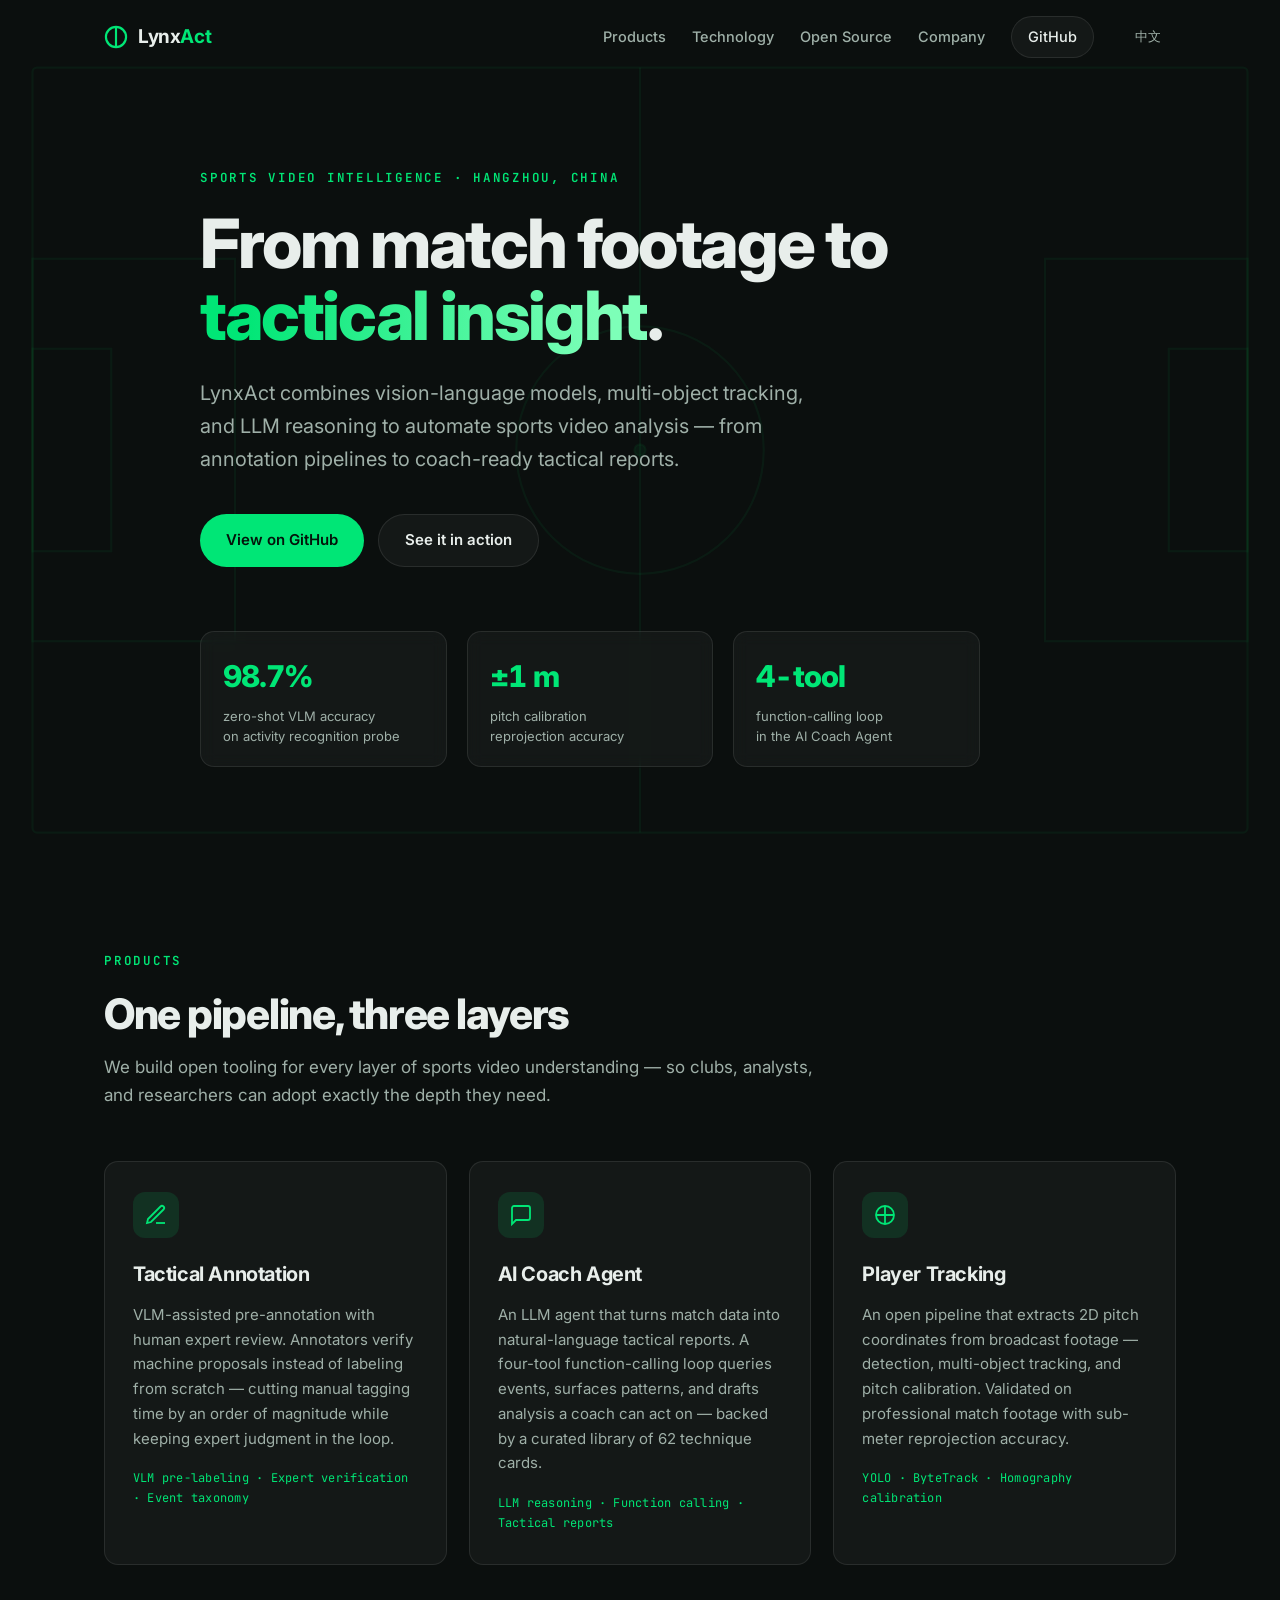
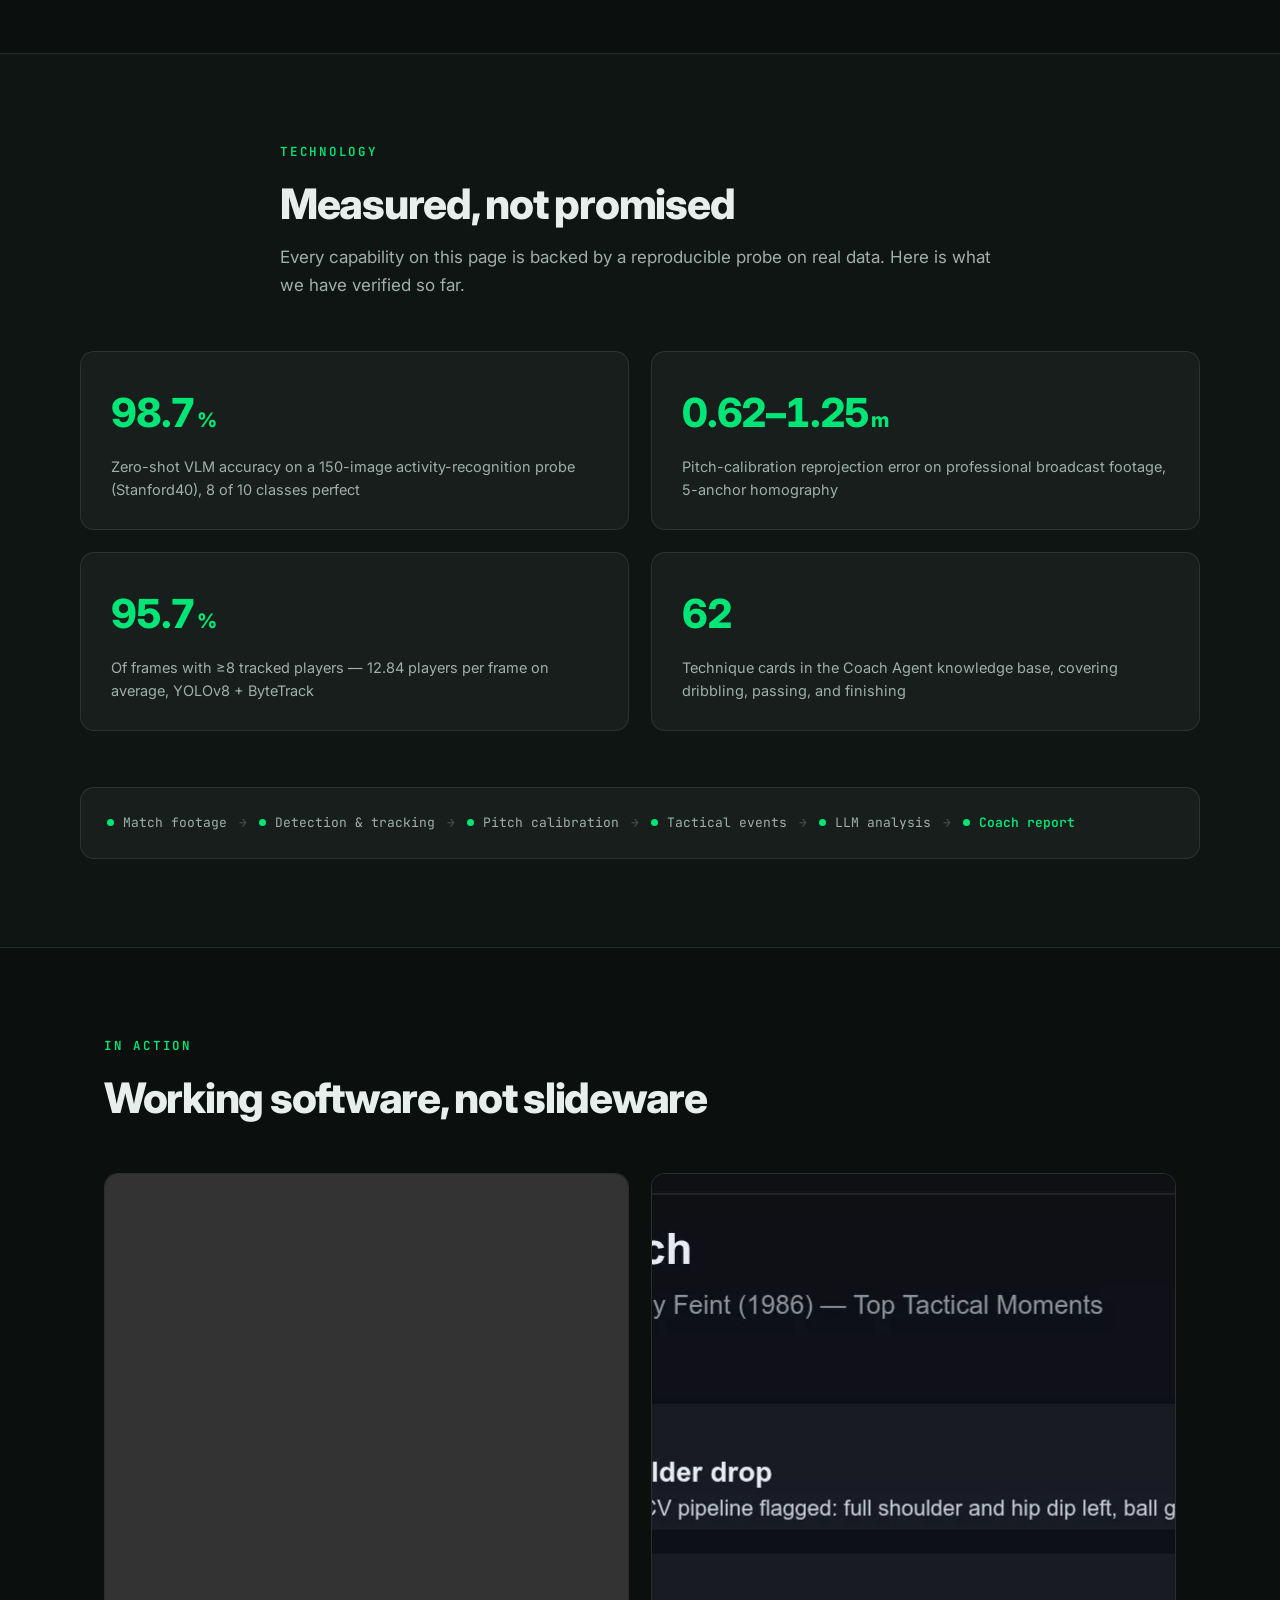
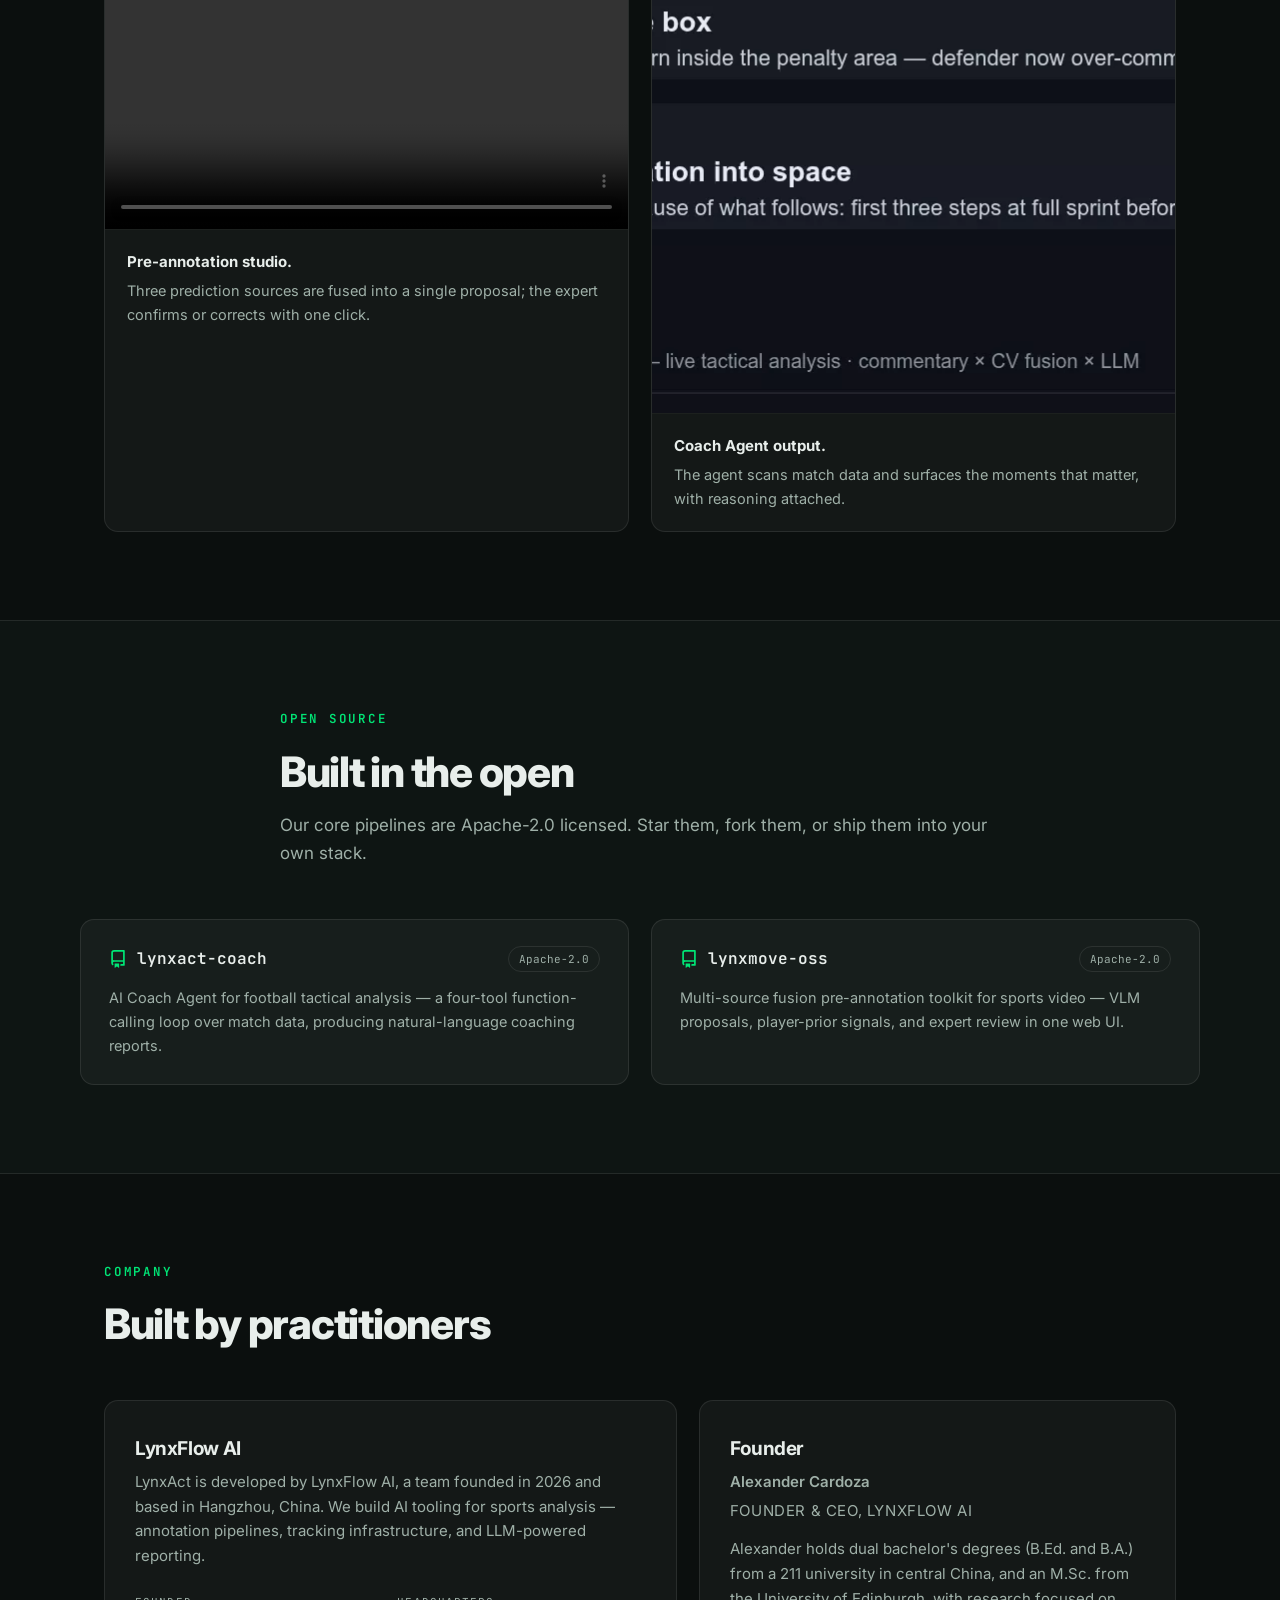
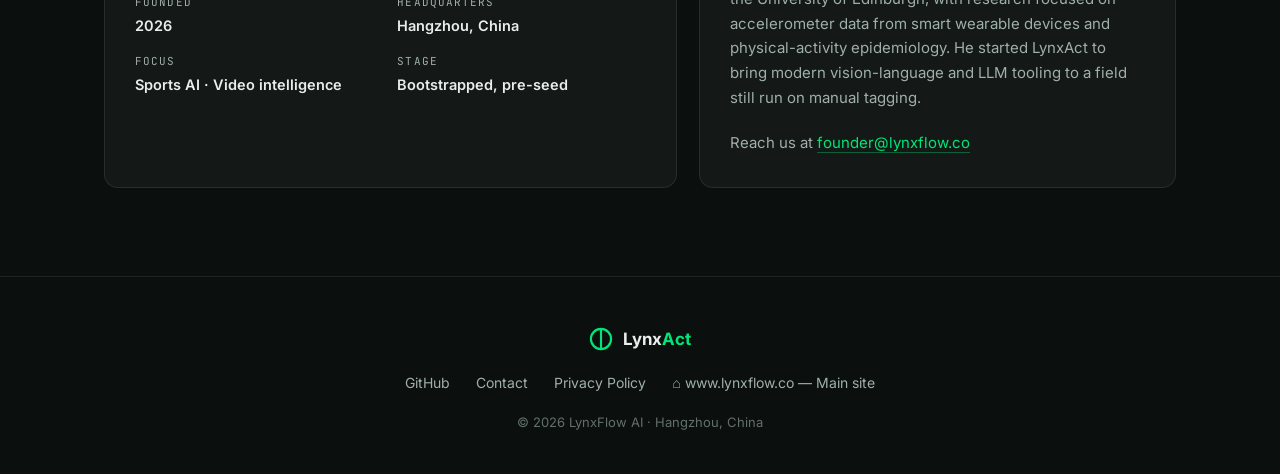
<file: index.html>
<!DOCTYPE html>
<html lang="en">
<head>
  <meta charset="UTF-8">
  <meta name="viewport" content="width=device-width, initial-scale=1.0">
  <meta name="theme-color" content="#0b0f0e">
  <meta name="color-scheme" content="dark">
  <title>LynxAct — AI-Powered Sports Video Intelligence</title>
  <meta name="description" content="LynxAct turns match footage into tactical insight. VLM-assisted annotation, player tracking, and LLM coaching reports — built by LynxFlow AI.">
  <meta property="og:title" content="LynxAct — AI-Powered Sports Video Intelligence">
  <meta property="og:description" content="From raw match footage to coach-ready tactical reports. Open-source pipelines for sports video annotation, tracking, and LLM analysis.">
  <meta property="og:type" content="website">
  <meta property="og:url" content="https://act.lynxflow.co/">
  <meta property="og:image" content="https://act.lynxflow.co/assets/lynxact-coach-top-moments-sample.png">
  <meta property="og:image:alt" content="LynxAct coach tactical report sample">
  <meta property="og:image:width" content="1200">
  <meta property="og:image:height" content="840">
  <meta name="twitter:card" content="summary_large_image">
  <link rel="canonical" href="https://act.lynxflow.co/">
  <link rel="alternate" hreflang="en" href="https://act.lynxflow.co/">
  <link rel="alternate" hreflang="zh-CN" href="https://act.lynxflow.co/zh/">
  <link rel="alternate" hreflang="x-default" href="https://act.lynxflow.co/">
  <link rel="icon" href="/favicon.svg" type="image/svg+xml">
  <link rel="preconnect" href="https://fonts.googleapis.com">
  <link rel="preconnect" href="https://fonts.gstatic.com" crossorigin>
  <link href="https://fonts.googleapis.com/css2?family=Inter:wght@400;500;600;700;800&family=JetBrains+Mono:wght@400;600&display=swap" rel="stylesheet">
  <link rel="stylesheet" href="/css/style.css">
  <script type="application/ld+json">
  {
    "@context": "https://schema.org",
    "@type": "Organization",
    "name": "LynxFlow AI",
    "url": "https://act.lynxflow.co/",
    "logo": "https://act.lynxflow.co/favicon.svg",
    "founder": {"@type": "Person", "name": "Alexander Cardoza", "jobTitle": "Founder & CEO"},
    "foundingDate": "2026",
    "address": {"@type": "PostalAddress", "addressLocality": "Hangzhou", "addressCountry": "CN"}
  }
  </script>
  <script type="application/ld+json">
  {
    "@context": "https://schema.org",
    "@type": "WebSite",
    "name": "LynxAct",
    "url": "https://act.lynxflow.co/",
    "inLanguage": ["en", "zh-CN"],
    "publisher": {"@type": "Organization", "name": "LynxFlow AI"}
  }
  </script>
</head>
<body>
  <a class="skip-link" href="#main">Skip to content</a>

  <!-- Pitch-lines background decoration -->
  <svg class="pitch-bg" viewBox="0 0 1200 800" preserveAspectRatio="xMidYMid slice" aria-hidden="true">
    <g fill="none" stroke="currentColor" stroke-width="2">
      <rect x="60" y="60" width="1080" height="680" rx="4"/>
      <line x1="600" y1="60" x2="600" y2="740"/>
      <circle cx="600" cy="400" r="110"/>
      <circle cx="600" cy="400" r="5" fill="currentColor"/>
      <rect x="60" y="230" width="180" height="340"/>
      <rect x="960" y="230" width="180" height="340"/>
      <rect x="60" y="310" width="70" height="180"/>
      <rect x="1070" y="310" width="70" height="180"/>
    </g>
  </svg>

  <nav class="nav" id="nav">
    <div class="nav-inner">
      <a class="brand" href="#top" aria-label="LynxAct home">
        <svg class="brand-mark" viewBox="0 0 100 100" aria-hidden="true">
          <circle cx="50" cy="50" r="42" fill="none" stroke="currentColor" stroke-width="9"/>
          <line x1="50" y1="8" x2="50" y2="92" stroke="currentColor" stroke-width="9"/>
        </svg>
        <span>Lynx<em>Act</em></span>
      </a>
      <div class="nav-links">
        <a href="#products">Products</a>
        <a href="#technology">Technology</a>
        <a href="#opensource">Open Source</a>
        <a href="#company">Company</a>
        <a class="nav-cta" href="https://github.com/Lxcardoza993?tab=repositories" target="_blank" rel="noopener">GitHub</a>
        <a class="lang-switch" href="/zh/" hreflang="zh-CN" aria-label="切换到中文">中文</a>
      </div>
    </div>
  </nav>

  <header class="hero" id="top">
    <div class="hero-inner">
      <p class="eyebrow reveal">Sports Video Intelligence · Hangzhou, China</p>
      <h1 class="reveal">From match footage to<br><span class="accent">tactical insight</span>.</h1>
      <p class="lede reveal">LynxAct combines vision-language models, multi-object tracking, and LLM
        reasoning to automate sports video analysis — from annotation pipelines
        to coach-ready tactical reports.</p>
      <div class="hero-cta reveal">
        <a class="btn btn-primary" href="https://github.com/Lxcardoza993?tab=repositories" target="_blank" rel="noopener">View on GitHub</a>
        <a class="btn btn-ghost" href="#demo">See it in action</a>
      </div>
      <dl class="hero-stats reveal">
        <div><dt>98.7%</dt><dd>zero-shot VLM accuracy<br>on activity recognition probe</dd></div>
        <div><dt>±1 m</dt><dd>pitch calibration<br>reprojection accuracy</dd></div>
        <div><dt>4-tool</dt><dd>function-calling loop<br>in the AI Coach Agent</dd></div>
      </dl>
    </div>
  </header>

  <main id="main">

    <section class="section" id="products">
      <div class="section-head reveal">
        <p class="eyebrow">Products</p>
        <h2>One pipeline, three layers</h2>
        <p class="section-sub">We build open tooling for every layer of sports video understanding —
          so clubs, analysts, and researchers can adopt exactly the depth they need.</p>
      </div>
      <div class="cards">
        <article class="card reveal">
          <div class="card-icon" aria-hidden="true">
            <svg viewBox="0 0 24 24" fill="none" stroke="currentColor" stroke-width="1.8"><path d="M12 20h9"/><path d="M16.5 3.5a2.1 2.1 0 0 1 3 3L7 19l-4 1 1-4Z"/></svg>
          </div>
          <h3>Tactical Annotation</h3>
          <p>VLM-assisted pre-annotation with human expert review. Annotators verify
            machine proposals instead of labeling from scratch — cutting manual
            tagging time by an order of magnitude while keeping expert judgment
            in the loop.</p>
          <p class="card-tag">VLM pre-labeling · Expert verification · Event taxonomy</p>
        </article>
        <article class="card reveal">
          <div class="card-icon" aria-hidden="true">
            <svg viewBox="0 0 24 24" fill="none" stroke="currentColor" stroke-width="1.8"><path d="M21 15a2 2 0 0 1-2 2H7l-4 4V5a2 2 0 0 1 2-2h14a2 2 0 0 1 2 2Z"/></svg>
          </div>
          <h3>AI Coach Agent</h3>
          <p>An LLM agent that turns match data into natural-language tactical
            reports. A four-tool function-calling loop queries events, surfaces
            patterns, and drafts analysis a coach can act on — backed by a curated
            library of 62 technique cards.</p>
          <p class="card-tag">LLM reasoning · Function calling · Tactical reports</p>
        </article>
        <article class="card reveal">
          <div class="card-icon" aria-hidden="true">
            <svg viewBox="0 0 24 24" fill="none" stroke="currentColor" stroke-width="1.8"><circle cx="12" cy="12" r="9"/><path d="M12 3v18M3 12h18"/></svg>
          </div>
          <h3>Player Tracking</h3>
          <p>An open pipeline that extracts 2D pitch coordinates from broadcast
            footage — detection, multi-object tracking, and pitch calibration.
            Validated on professional match footage with sub-meter reprojection
            accuracy.</p>
          <p class="card-tag">YOLO · ByteTrack · Homography calibration</p>
        </article>
      </div>
    </section>

    <section class="section section-alt" id="technology">
      <div class="section-head reveal">
        <p class="eyebrow">Technology</p>
        <h2>Measured, not promised</h2>
        <p class="section-sub">Every capability on this page is backed by a reproducible probe
          on real data. Here is what we have verified so far.</p>
      </div>
      <div class="metric-grid">
        <div class="metric reveal"><span class="metric-num">98.7<span class="unit">%</span></span><span class="metric-label">Zero-shot VLM accuracy on a 150-image activity-recognition probe (Stanford40), 8 of 10 classes perfect</span></div>
        <div class="metric reveal"><span class="metric-num">0.62–1.25<span class="unit">m</span></span><span class="metric-label">Pitch-calibration reprojection error on professional broadcast footage, 5-anchor homography</span></div>
        <div class="metric reveal"><span class="metric-num">95.7<span class="unit">%</span></span><span class="metric-label">Of frames with ≥8 tracked players — 12.84 players per frame on average, YOLOv8 + ByteTrack</span></div>
        <div class="metric reveal"><span class="metric-num">62</span><span class="metric-label">Technique cards in the Coach Agent knowledge base, covering dribbling, passing, and finishing</span></div>
      </div>

      <div class="pipeline reveal" aria-label="Processing pipeline">
        <div class="pipe-step"><span class="pipe-dot"></span>Match footage</div>
        <div class="pipe-arrow" aria-hidden="true">→</div>
        <div class="pipe-step"><span class="pipe-dot"></span>Detection &amp; tracking</div>
        <div class="pipe-arrow" aria-hidden="true">→</div>
        <div class="pipe-step"><span class="pipe-dot"></span>Pitch calibration</div>
        <div class="pipe-arrow" aria-hidden="true">→</div>
        <div class="pipe-step"><span class="pipe-dot"></span>Tactical events</div>
        <div class="pipe-arrow" aria-hidden="true">→</div>
        <div class="pipe-step"><span class="pipe-dot"></span>LLM analysis</div>
        <div class="pipe-arrow" aria-hidden="true">→</div>
        <div class="pipe-step pipe-final"><span class="pipe-dot"></span>Coach report</div>
      </div>
    </section>

    <section class="section" id="demo">
      <div class="section-head reveal">
        <p class="eyebrow">In action</p>
        <h2>Working software, not slideware</h2>
      </div>
      <div class="demo-grid">
        <figure class="demo-item reveal">
          <video width="880" height="656" autoplay loop muted playsinline controls preload="metadata" aria-label="Multi-source fusion pre-annotation workflow: fusion vote, one-click correction, and adjudication">
            <source src="assets/demo.mp4" type="video/mp4">
          </video>
          <figcaption><strong>Pre-annotation studio.</strong> Three prediction sources are fused
            into a single proposal; the expert confirms or corrects with one click.</figcaption>
        </figure>
        <figure class="demo-item reveal">
          <picture>
            <source srcset="assets/lynxact-coach-top-moments-sample.webp" type="image/webp">
            <img src="assets/lynxact-coach-top-moments-sample.png" alt="AI Coach Agent output: automatically identified top moments from a match" loading="lazy" width="1200" height="840">
          </picture>
          <figcaption><strong>Coach Agent output.</strong> The agent scans match data and
            surfaces the moments that matter, with reasoning attached.</figcaption>
        </figure>
      </div>
    </section>

    <section class="section section-alt" id="opensource">
      <div class="section-head reveal">
        <p class="eyebrow">Open source</p>
        <h2>Built in the open</h2>
        <p class="section-sub">Our core pipelines are Apache-2.0 licensed. Star them, fork them,
          or ship them into your own stack.</p>
      </div>
      <div class="repo-grid">
        <a class="repo-card reveal" href="https://github.com/Lxcardoza993/lynxact-coach" target="_blank" rel="noopener">
          <div class="repo-head">
            <svg viewBox="0 0 16 16" width="18" height="18" fill="currentColor" aria-hidden="true"><path d="M2 2.5A2.5 2.5 0 0 1 4.5 0h8.75a.75.75 0 0 1 .75.75v12.5a.75.75 0 0 1-.75.75h-2.5a.75.75 0 0 1 0-1.5h1.75v-2h-8a1 1 0 0 0-.714 1.7.75.75 0 1 1-1.072 1.05A2.495 2.495 0 0 1 2 11.5Zm10.5-1h-8a1 1 0 0 0-1 1v6.708A2.486 2.486 0 0 1 4.5 9h8ZM5 12.25v3.25a.25.25 0 0 0 .4.2l1.45-1.087a.249.249 0 0 1 .3 0L8.6 15.7a.25.25 0 0 0 .4-.2v-3.25a.25.25 0 0 0-.25-.25h-3.5a.25.25 0 0 0-.25.25Z"/></svg>
            <span class="repo-name">lynxact-coach</span>
            <span class="repo-license">Apache-2.0</span>
          </div>
          <p>AI Coach Agent for football tactical analysis — a four-tool function-calling
            loop over match data, producing natural-language coaching reports.</p>
        </a>
        <a class="repo-card reveal" href="https://github.com/Lxcardoza993/lynxmove-oss" target="_blank" rel="noopener">
          <div class="repo-head">
            <svg viewBox="0 0 16 16" width="18" height="18" fill="currentColor" aria-hidden="true"><path d="M2 2.5A2.5 2.5 0 0 1 4.5 0h8.75a.75.75 0 0 1 .75.75v12.5a.75.75 0 0 1-.75.75h-2.5a.75.75 0 0 1 0-1.5h1.75v-2h-8a1 1 0 0 0-.714 1.7.75.75 0 1 1-1.072 1.05A2.495 2.495 0 0 1 2 11.5Zm10.5-1h-8a1 1 0 0 0-1 1v6.708A2.486 2.486 0 0 1 4.5 9h8ZM5 12.25v3.25a.25.25 0 0 0 .4.2l1.45-1.087a.249.249 0 0 1 .3 0L8.6 15.7a.25.25 0 0 0 .4-.2v-3.25a.25.25 0 0 0-.25-.25h-3.5a.25.25 0 0 0-.25.25Z"/></svg>
            <span class="repo-name">lynxmove-oss</span>
            <span class="repo-license">Apache-2.0</span>
          </div>
          <p>Multi-source fusion pre-annotation toolkit for sports video — VLM proposals,
            player-prior signals, and expert review in one web UI.</p>
        </a>
      </div>
    </section>

    <section class="section" id="company">
      <div class="section-head reveal">
        <p class="eyebrow">Company</p>
        <h2>Built by practitioners</h2>
      </div>
      <div class="company-grid">
        <div class="company-card reveal">
          <h3>LynxFlow AI</h3>
          <p>LynxAct is developed by LynxFlow AI, a team founded in 2026 and
            based in Hangzhou, China. We build AI tooling for sports analysis —
            annotation pipelines, tracking infrastructure, and LLM-powered
            reporting.</p>
          <dl class="company-facts">
            <div><dt>Founded</dt><dd>2026</dd></div>
            <div><dt>Headquarters</dt><dd>Hangzhou, China</dd></div>
            <div><dt>Focus</dt><dd>Sports AI · Video intelligence</dd></div>
            <div><dt>Stage</dt><dd>Bootstrapped, pre-seed</dd></div>
          </dl>
        </div>
        <div class="company-card reveal">
          <h3>Founder</h3>
          <p class="founder-name">Alexander Cardoza</p>
          <p class="founder-title">Founder &amp; CEO, LynxFlow AI</p>
          <p>Alexander holds dual bachelor's degrees (B.Ed. and B.A.) from a 211
            university in central China, and an M.Sc. from the University of
            Edinburgh, with research focused on accelerometer data from smart
            wearable devices and physical-activity epidemiology. He started
            LynxAct to bring modern vision-language and LLM tooling to a field
            still run on manual tagging.</p>
          <p class="company-contact">Reach us at <a href="mailto:founder@lynxflow.co">founder@lynxflow.co</a></p>
        </div>
      </div>
    </section>

  </main>

  <footer class="footer">
    <div class="footer-inner">
      <div class="footer-brand">
        <svg class="brand-mark" viewBox="0 0 100 100" aria-hidden="true">
          <circle cx="50" cy="50" r="42" fill="none" stroke="currentColor" stroke-width="9"/>
          <line x1="50" y1="8" x2="50" y2="92" stroke="currentColor" stroke-width="9"/>
        </svg>
        <span>Lynx<em>Act</em></span>
      </div>
      <nav class="footer-links" aria-label="Footer">
        <a href="https://github.com/Lxcardoza993?tab=repositories" target="_blank" rel="noopener">GitHub</a>
        <a href="mailto:founder@lynxflow.co">Contact</a>
        <a href="privacy.html">Privacy Policy</a>
        <a href="https://www.lynxflow.co" target="_blank" rel="noopener">⌂ www.lynxflow.co — Main site</a>
      </nav>
      <p class="footer-legal">© 2026 LynxFlow AI · Hangzhou, China</p>
    </div>
  </footer>

  <script src="js/main.js" defer></script>
</body>
</html>
</file>
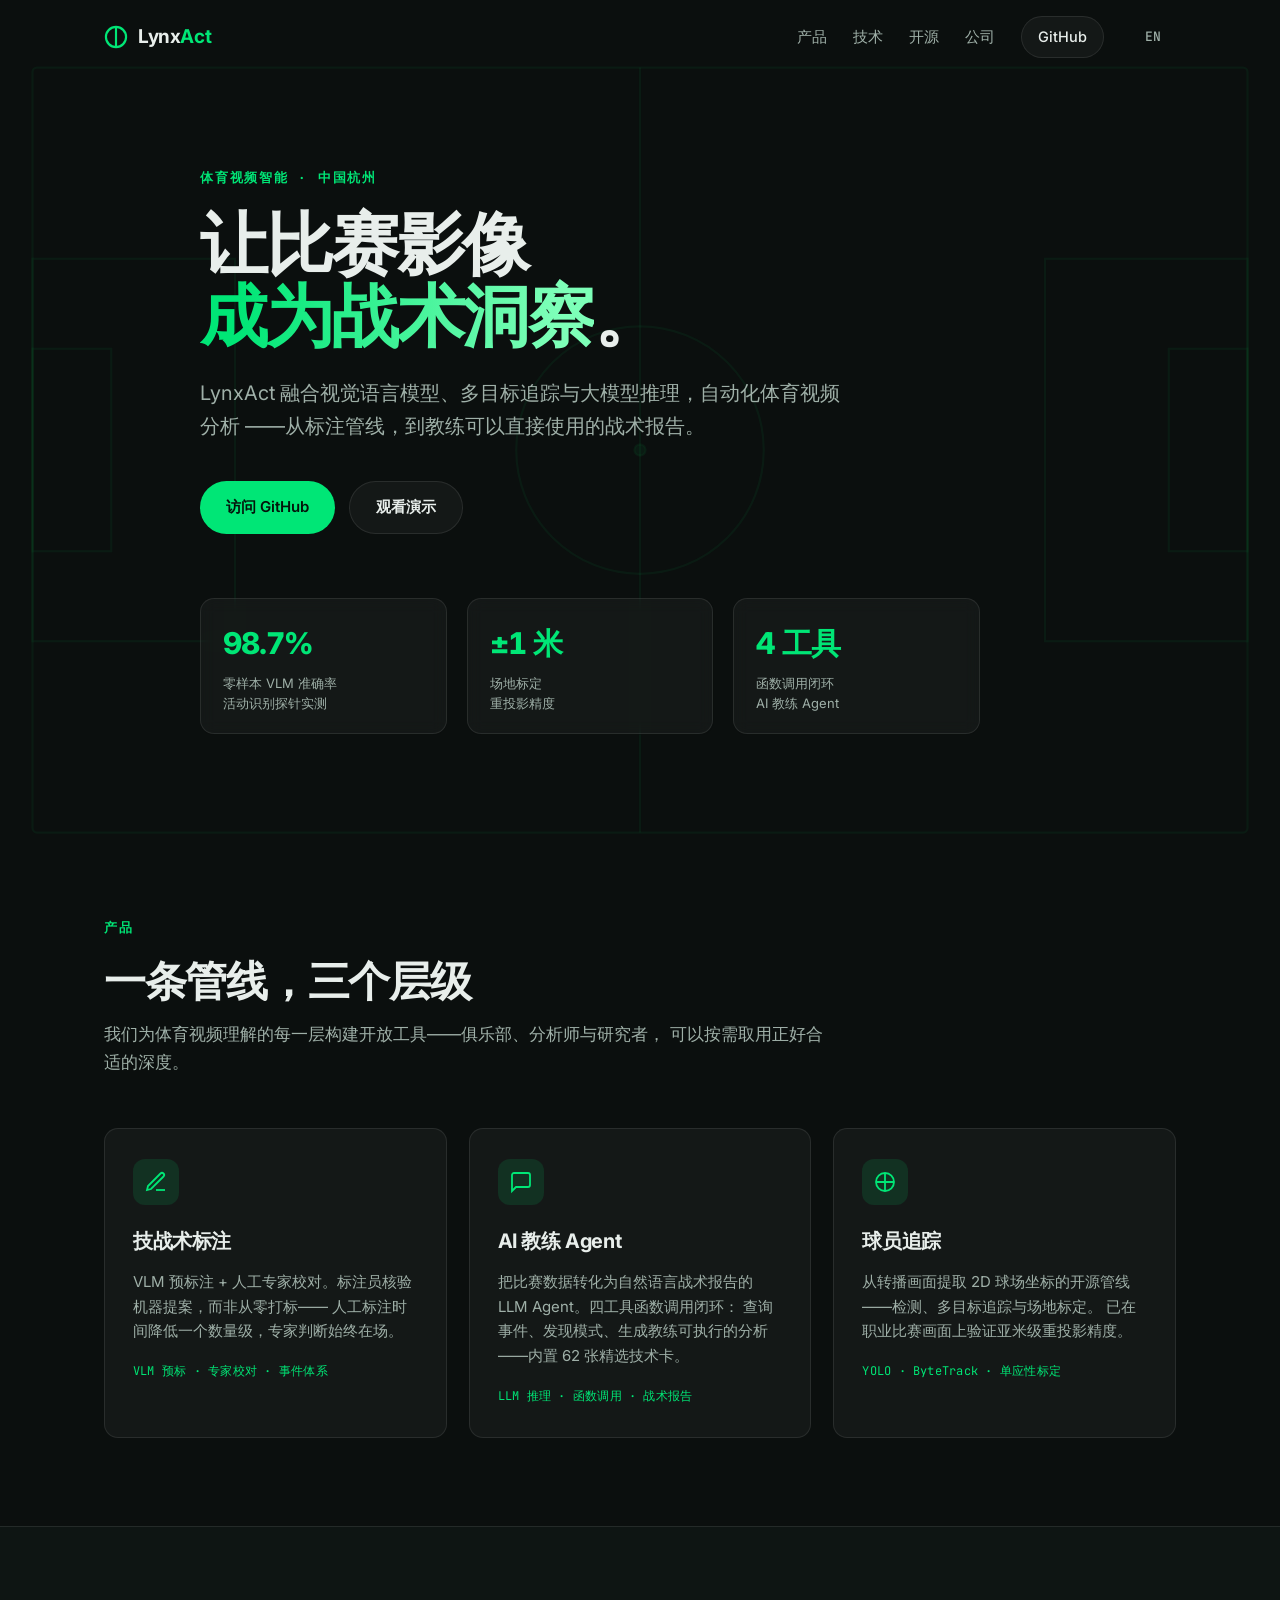
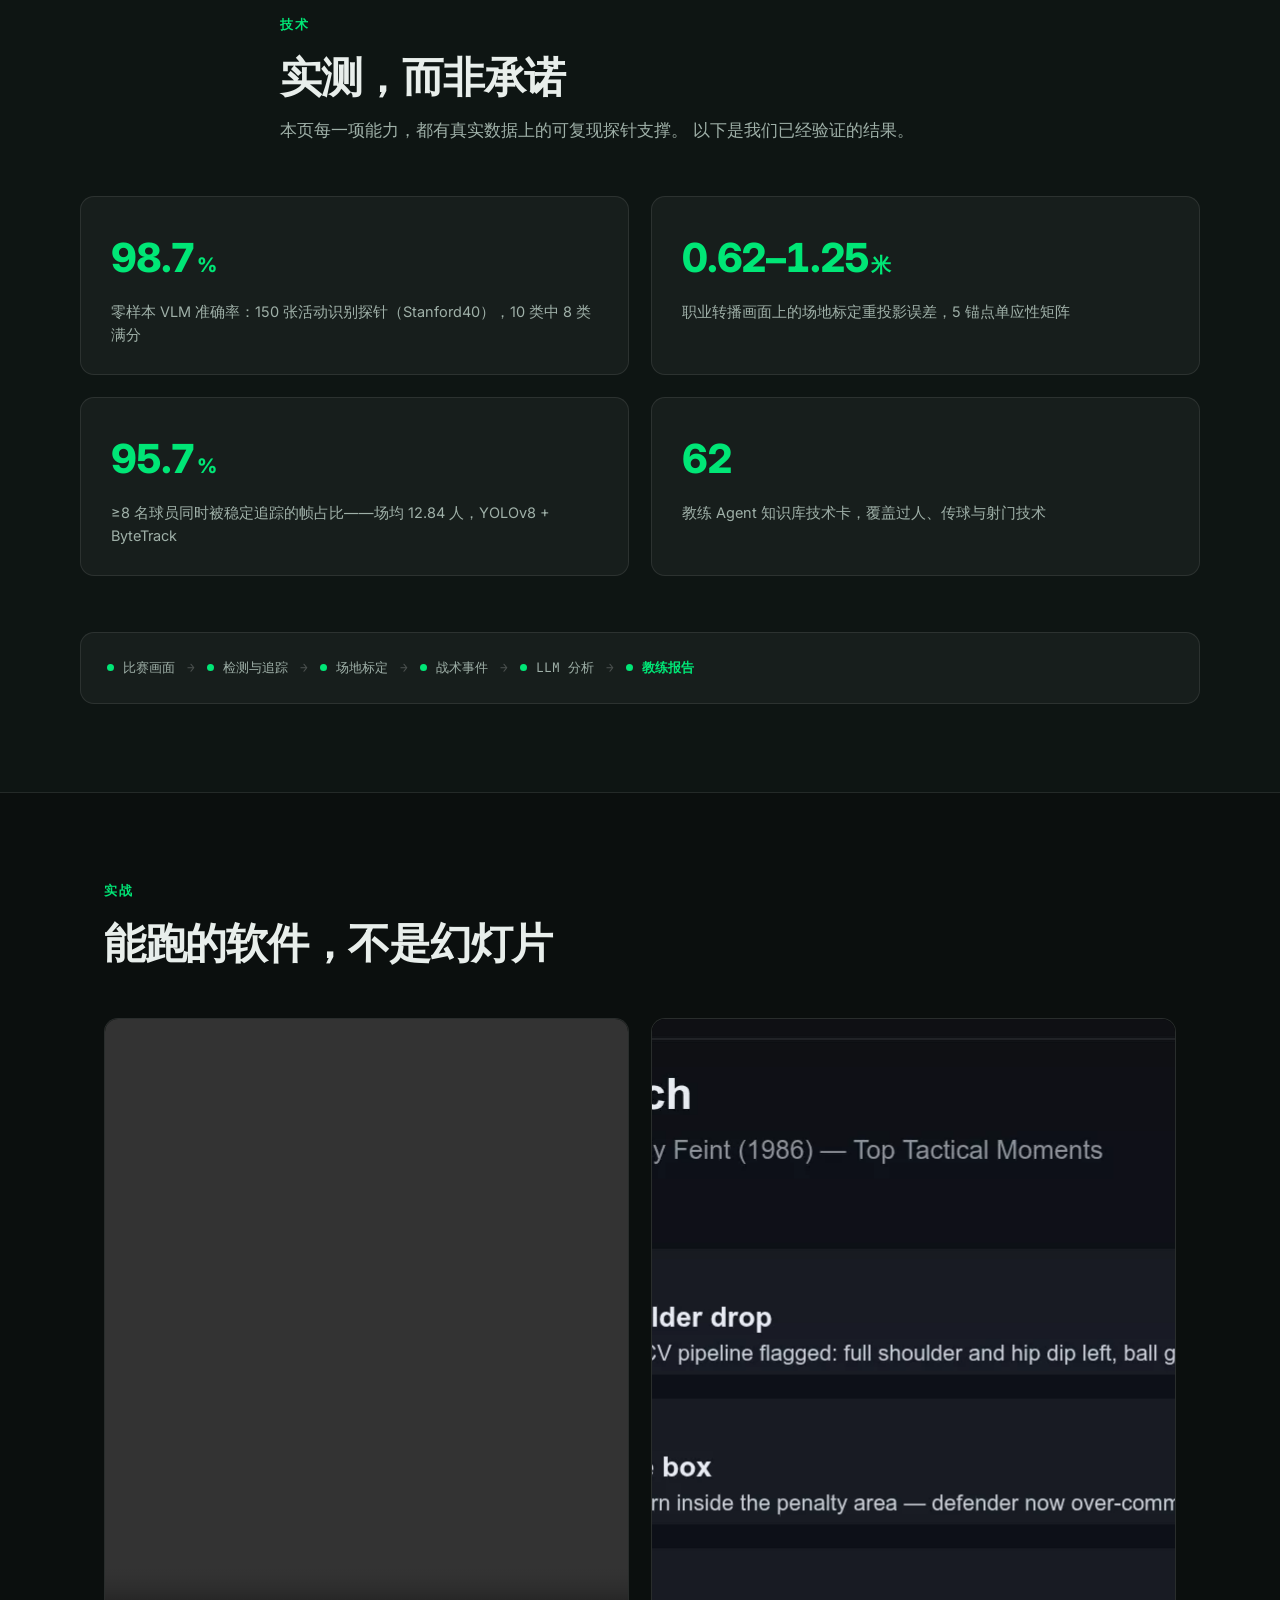
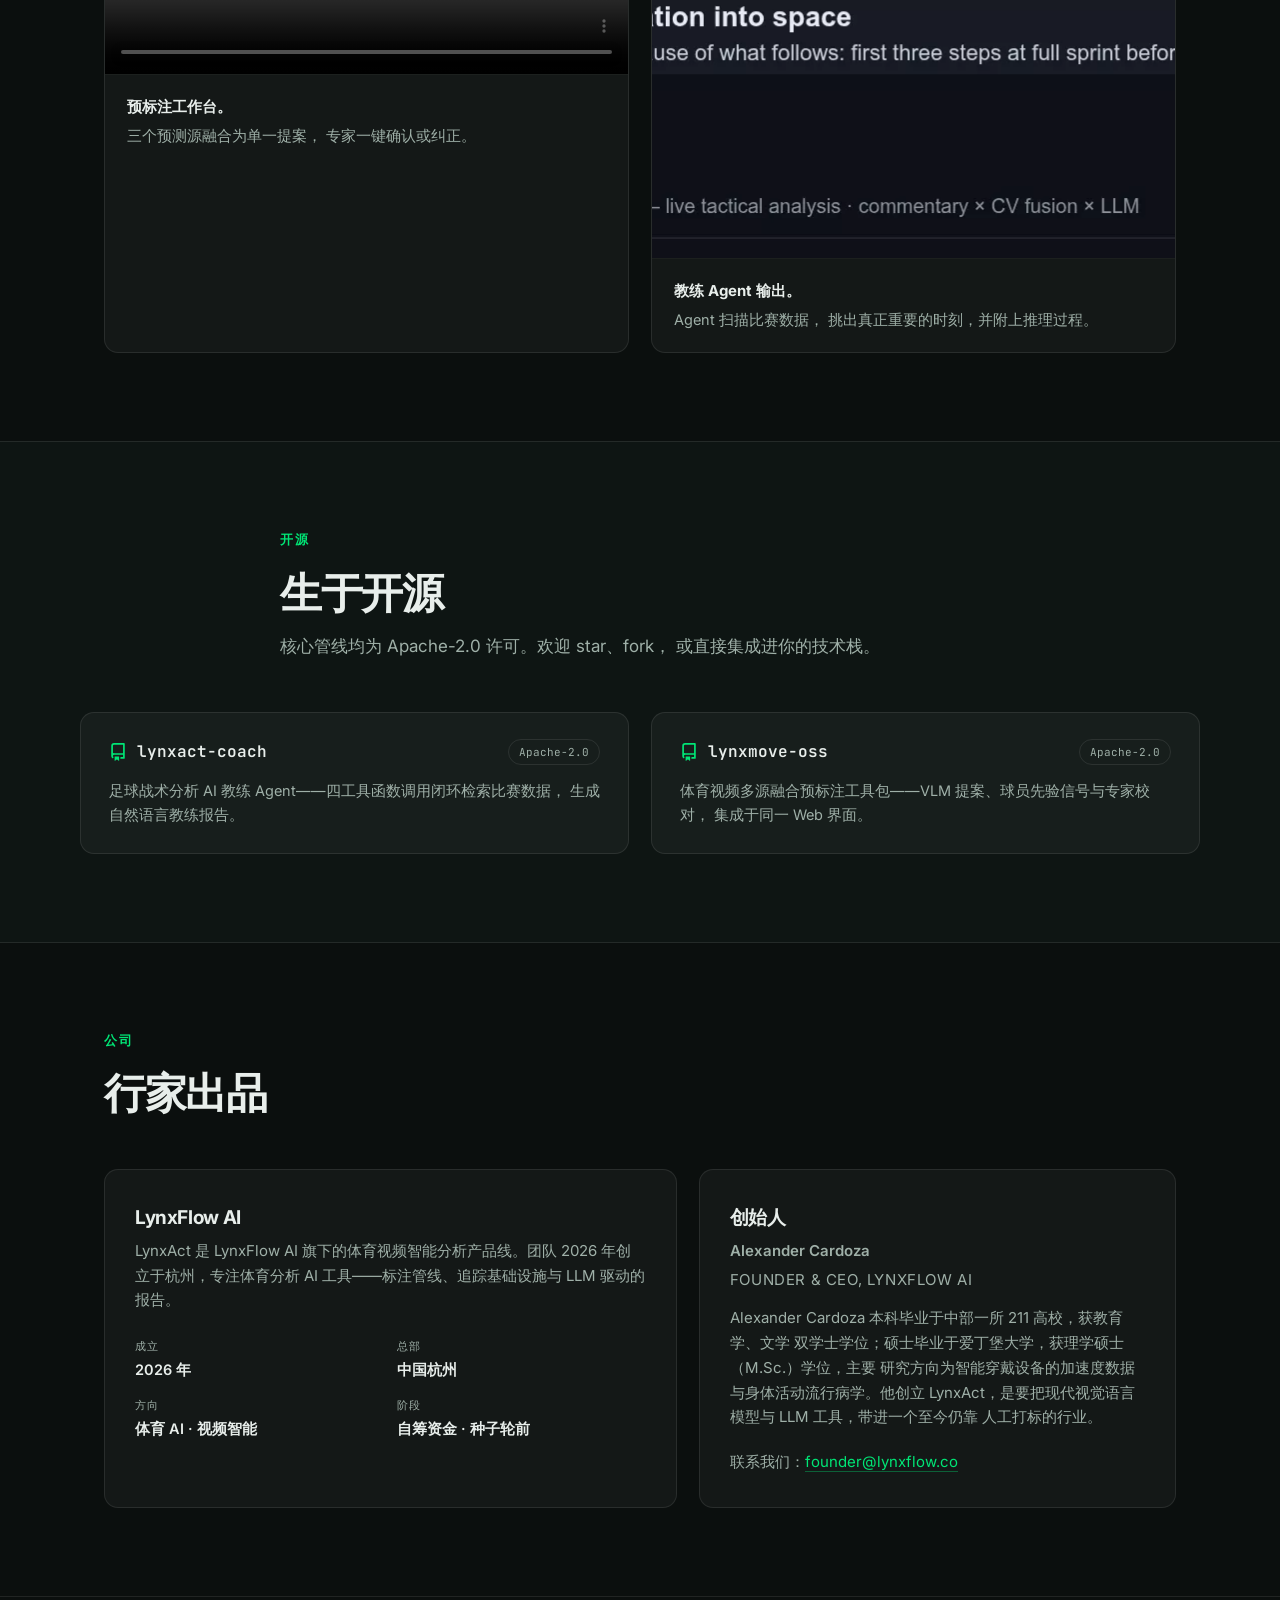
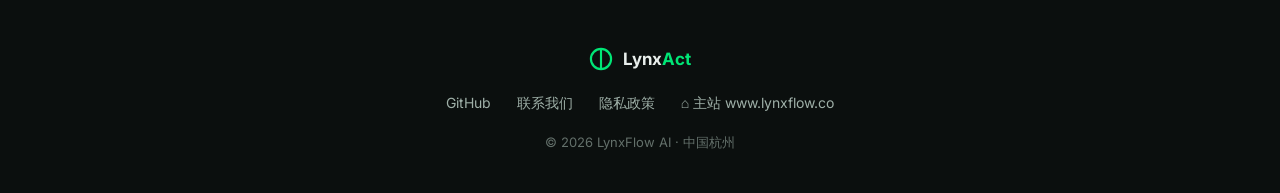
<file: zh/index.html>
<!DOCTYPE html>
<html lang="zh-CN">
<head>
  <meta charset="UTF-8">
  <meta name="viewport" content="width=device-width, initial-scale=1.0">
  <meta name="theme-color" content="#0b0f0e">
  <meta name="color-scheme" content="dark">
  <title>LynxAct — AI 驱动的体育视频智能</title>
  <meta name="description" content="LynxAct 让比赛影像成为战术洞察：VLM 技战术标注、球员追踪、LLM 战术报告。LynxFlow AI 出品。">
  <meta property="og:title" content="LynxAct — AI 驱动的体育视频智能">
  <meta property="og:description" content="从原始比赛画面到教练可直接使用的战术报告：体育视频标注、追踪与 LLM 分析的开源管线。">
  <meta property="og:type" content="website">
  <meta property="og:url" content="https://act.lynxflow.co/zh/">
  <meta property="og:image" content="https://act.lynxflow.co/assets/lynxact-coach-top-moments-sample.png">
  <meta property="og:image:alt" content="LynxAct 教练战术报告样例">
  <meta property="og:image:width" content="1200">
  <meta property="og:image:height" content="840">
  <meta name="twitter:card" content="summary_large_image">
  <link rel="canonical" href="https://act.lynxflow.co/zh/">
  <link rel="alternate" hreflang="en" href="https://act.lynxflow.co/">
  <link rel="alternate" hreflang="zh-CN" href="https://act.lynxflow.co/zh/">
  <link rel="alternate" hreflang="x-default" href="https://act.lynxflow.co/">
  <link rel="icon" href="/favicon.svg" type="image/svg+xml">
  <link rel="preconnect" href="https://fonts.googleapis.com">
  <link rel="preconnect" href="https://fonts.gstatic.com" crossorigin>
  <link href="https://fonts.googleapis.com/css2?family=Inter:wght@400;500;600;700;800&family=JetBrains+Mono:wght@400;600&display=swap" rel="stylesheet">
  <link rel="stylesheet" href="/css/style.css">
  <script type="application/ld+json">
  {
    "@context": "https://schema.org",
    "@type": "Organization",
    "name": "LynxFlow AI",
    "url": "https://act.lynxflow.co/zh/",
    "logo": "https://act.lynxflow.co/favicon.svg",
    "founder": {"@type": "Person", "name": "Alexander Cardoza", "jobTitle": "Founder & CEO"},
    "foundingDate": "2026",
    "address": {"@type": "PostalAddress", "addressLocality": "Hangzhou", "addressCountry": "CN"}
  }
  </script>
  <script type="application/ld+json">
  {
    "@context": "https://schema.org",
    "@type": "WebSite",
    "name": "LynxAct",
    "url": "https://act.lynxflow.co/",
    "inLanguage": ["en", "zh-CN"],
    "publisher": {"@type": "Organization", "name": "LynxFlow AI"}
  }
  </script>
</head>
<body>
  <a class="skip-link" href="#main">跳到主要内容</a>

  <!-- 球场线条背景装饰 -->
  <svg class="pitch-bg" viewBox="0 0 1200 800" preserveAspectRatio="xMidYMid slice" aria-hidden="true">
    <g fill="none" stroke="currentColor" stroke-width="2">
      <rect x="60" y="60" width="1080" height="680" rx="4"/>
      <line x1="600" y1="60" x2="600" y2="740"/>
      <circle cx="600" cy="400" r="110"/>
      <circle cx="600" cy="400" r="5" fill="currentColor"/>
      <rect x="60" y="230" width="180" height="340"/>
      <rect x="960" y="230" width="180" height="340"/>
      <rect x="60" y="310" width="70" height="180"/>
      <rect x="1070" y="310" width="70" height="180"/>
    </g>
  </svg>

  <nav class="nav" id="nav">
    <div class="nav-inner">
      <a class="brand" href="#top" aria-label="LynxAct 首页">
        <svg class="brand-mark" viewBox="0 0 100 100" aria-hidden="true">
          <circle cx="50" cy="50" r="42" fill="none" stroke="currentColor" stroke-width="9"/>
          <line x1="50" y1="8" x2="50" y2="92" stroke="currentColor" stroke-width="9"/>
        </svg>
        <span>Lynx<em>Act</em></span>
      </a>
      <div class="nav-links">
        <a href="#products">产品</a>
        <a href="#technology">技术</a>
        <a href="#opensource">开源</a>
        <a href="#company">公司</a>
        <a class="nav-cta" href="https://github.com/Lxcardoza993?tab=repositories" target="_blank" rel="noopener">GitHub</a>
        <a class="lang-switch" href="/" hreflang="en" aria-label="Switch to English">EN</a>
      </div>
    </div>
  </nav>

  <header class="hero" id="top">
    <div class="hero-inner">
      <p class="eyebrow reveal">体育视频智能 · 中国杭州</p>
      <h1 class="reveal">让比赛影像<br><span class="accent">成为战术洞察</span>。</h1>
      <p class="lede reveal">LynxAct 融合视觉语言模型、多目标追踪与大模型推理，自动化体育视频分析
        ——从标注管线，到教练可以直接使用的战术报告。</p>
      <div class="hero-cta reveal">
        <a class="btn btn-primary" href="https://github.com/Lxcardoza993?tab=repositories" target="_blank" rel="noopener">访问 GitHub</a>
        <a class="btn btn-ghost" href="#demo">观看演示</a>
      </div>
      <dl class="hero-stats reveal">
        <div><dt>98.7%</dt><dd>零样本 VLM 准确率<br>活动识别探针实测</dd></div>
        <div><dt>±1 米</dt><dd>场地标定<br>重投影精度</dd></div>
        <div><dt>4 工具</dt><dd>函数调用闭环<br>AI 教练 Agent</dd></div>
      </dl>
    </div>
  </header>

  <main id="main">

    <section class="section" id="products">
      <div class="section-head reveal">
        <p class="eyebrow">产品</p>
        <h2>一条管线，三个层级</h2>
        <p class="section-sub">我们为体育视频理解的每一层构建开放工具——俱乐部、分析师与研究者，
          可以按需取用正好合适的深度。</p>
      </div>
      <div class="cards">
        <article class="card reveal">
          <div class="card-icon" aria-hidden="true">
            <svg viewBox="0 0 24 24" fill="none" stroke="currentColor" stroke-width="1.8"><path d="M12 20h9"/><path d="M16.5 3.5a2.1 2.1 0 0 1 3 3L7 19l-4 1 1-4Z"/></svg>
          </div>
          <h3>技战术标注</h3>
          <p>VLM 预标注 + 人工专家校对。标注员核验机器提案，而非从零打标——
            人工标注时间降低一个数量级，专家判断始终在场。</p>
          <p class="card-tag">VLM 预标 · 专家校对 · 事件体系</p>
        </article>
        <article class="card reveal">
          <div class="card-icon" aria-hidden="true">
            <svg viewBox="0 0 24 24" fill="none" stroke="currentColor" stroke-width="1.8"><path d="M21 15a2 2 0 0 1-2 2H7l-4 4V5a2 2 0 0 1 2-2h14a2 2 0 0 1 2 2Z"/></svg>
          </div>
          <h3>AI 教练 Agent</h3>
          <p>把比赛数据转化为自然语言战术报告的 LLM Agent。四工具函数调用闭环：
            查询事件、发现模式、生成教练可执行的分析——内置 62 张精选技术卡。</p>
          <p class="card-tag">LLM 推理 · 函数调用 · 战术报告</p>
        </article>
        <article class="card reveal">
          <div class="card-icon" aria-hidden="true">
            <svg viewBox="0 0 24 24" fill="none" stroke="currentColor" stroke-width="1.8"><circle cx="12" cy="12" r="9"/><path d="M12 3v18M3 12h18"/></svg>
          </div>
          <h3>球员追踪</h3>
          <p>从转播画面提取 2D 球场坐标的开源管线——检测、多目标追踪与场地标定。
            已在职业比赛画面上验证亚米级重投影精度。</p>
          <p class="card-tag">YOLO · ByteTrack · 单应性标定</p>
        </article>
      </div>
    </section>

    <section class="section section-alt" id="technology">
      <div class="section-head reveal">
        <p class="eyebrow">技术</p>
        <h2>实测，而非承诺</h2>
        <p class="section-sub">本页每一项能力，都有真实数据上的可复现探针支撑。
          以下是我们已经验证的结果。</p>
      </div>
      <div class="metric-grid">
        <div class="metric reveal"><span class="metric-num">98.7<span class="unit">%</span></span><span class="metric-label">零样本 VLM 准确率：150 张活动识别探针（Stanford40），10 类中 8 类满分</span></div>
        <div class="metric reveal"><span class="metric-num">0.62–1.25<span class="unit">米</span></span><span class="metric-label">职业转播画面上的场地标定重投影误差，5 锚点单应性矩阵</span></div>
        <div class="metric reveal"><span class="metric-num">95.7<span class="unit">%</span></span><span class="metric-label">≥8 名球员同时被稳定追踪的帧占比——场均 12.84 人，YOLOv8 + ByteTrack</span></div>
        <div class="metric reveal"><span class="metric-num">62</span><span class="metric-label">教练 Agent 知识库技术卡，覆盖过人、传球与射门技术</span></div>
      </div>

      <div class="pipeline reveal" aria-label="处理管线">
        <div class="pipe-step"><span class="pipe-dot"></span>比赛画面</div>
        <div class="pipe-arrow" aria-hidden="true">→</div>
        <div class="pipe-step"><span class="pipe-dot"></span>检测与追踪</div>
        <div class="pipe-arrow" aria-hidden="true">→</div>
        <div class="pipe-step"><span class="pipe-dot"></span>场地标定</div>
        <div class="pipe-arrow" aria-hidden="true">→</div>
        <div class="pipe-step"><span class="pipe-dot"></span>战术事件</div>
        <div class="pipe-arrow" aria-hidden="true">→</div>
        <div class="pipe-step"><span class="pipe-dot"></span>LLM 分析</div>
        <div class="pipe-arrow" aria-hidden="true">→</div>
        <div class="pipe-step pipe-final"><span class="pipe-dot"></span>教练报告</div>
      </div>
    </section>

    <section class="section" id="demo">
      <div class="section-head reveal">
        <p class="eyebrow">实战</p>
        <h2>能跑的软件，不是幻灯片</h2>
      </div>
      <div class="demo-grid">
        <figure class="demo-item reveal">
          <video width="880" height="656" autoplay loop muted playsinline controls preload="metadata" aria-label="多源融合预标注工作流：融合投票、一键校对与判定">
            <source src="/assets/demo.mp4" type="video/mp4">
          </video>
          <figcaption><strong>预标注工作台。</strong>三个预测源融合为单一提案，
            专家一键确认或纠正。</figcaption>
        </figure>
        <figure class="demo-item reveal">
          <picture>
            <source srcset="/assets/lynxact-coach-top-moments-sample.webp" type="image/webp">
            <img src="/assets/lynxact-coach-top-moments-sample.png" alt="AI 教练 Agent 输出：自动识别出的比赛关键时刻" loading="lazy" width="1200" height="840">
          </picture>
          <figcaption><strong>教练 Agent 输出。</strong>Agent 扫描比赛数据，
            挑出真正重要的时刻，并附上推理过程。</figcaption>
        </figure>
      </div>
    </section>

    <section class="section section-alt" id="opensource">
      <div class="section-head reveal">
        <p class="eyebrow">开源</p>
        <h2>生于开源</h2>
        <p class="section-sub">核心管线均为 Apache-2.0 许可。欢迎 star、fork，
          或直接集成进你的技术栈。</p>
      </div>
      <div class="repo-grid">
        <a class="repo-card reveal" href="https://github.com/Lxcardoza993/lynxact-coach" target="_blank" rel="noopener">
          <div class="repo-head">
            <svg viewBox="0 0 16 16" width="18" height="18" fill="currentColor" aria-hidden="true"><path d="M2 2.5A2.5 2.5 0 0 1 4.5 0h8.75a.75.75 0 0 1 .75.75v12.5a.75.75 0 0 1-.75.75h-2.5a.75.75 0 0 1 0-1.5h1.75v-2h-8a1 1 0 0 0-.714 1.7.75.75 0 1 1-1.072 1.05A2.495 2.495 0 0 1 2 11.5Zm10.5-1h-8a1 1 0 0 0-1 1v6.708A2.486 2.486 0 0 1 4.5 9h8ZM5 12.25v3.25a.25.25 0 0 0 .4.2l1.45-1.087a.249.249 0 0 1 .3 0L8.6 15.7a.25.25 0 0 0 .4-.2v-3.25a.25.25 0 0 0-.25-.25h-3.5a.25.25 0 0 0-.25.25Z"/></svg>
            <span class="repo-name">lynxact-coach</span>
            <span class="repo-license">Apache-2.0</span>
          </div>
          <p>足球战术分析 AI 教练 Agent——四工具函数调用闭环检索比赛数据，
            生成自然语言教练报告。</p>
        </a>
        <a class="repo-card reveal" href="https://github.com/Lxcardoza993/lynxmove-oss" target="_blank" rel="noopener">
          <div class="repo-head">
            <svg viewBox="0 0 16 16" width="18" height="18" fill="currentColor" aria-hidden="true"><path d="M2 2.5A2.5 2.5 0 0 1 4.5 0h8.75a.75.75 0 0 1 .75.75v12.5a.75.75 0 0 1-.75.75h-2.5a.75.75 0 0 1 0-1.5h1.75v-2h-8a1 1 0 0 0-.714 1.7.75.75 0 1 1-1.072 1.05A2.495 2.495 0 0 1 2 11.5Zm10.5-1h-8a1 1 0 0 0-1 1v6.708A2.486 2.486 0 0 1 4.5 9h8ZM5 12.25v3.25a.25.25 0 0 0 .4.2l1.45-1.087a.249.249 0 0 1 .3 0L8.6 15.7a.25.25 0 0 0 .4-.2v-3.25a.25.25 0 0 0-.25-.25h-3.5a.25.25 0 0 0-.25.25Z"/></svg>
            <span class="repo-name">lynxmove-oss</span>
            <span class="repo-license">Apache-2.0</span>
          </div>
          <p>体育视频多源融合预标注工具包——VLM 提案、球员先验信号与专家校对，
            集成于同一 Web 界面。</p>
        </a>
      </div>
    </section>

    <section class="section" id="company">
      <div class="section-head reveal">
        <p class="eyebrow">公司</p>
        <h2>行家出品</h2>
      </div>
      <div class="company-grid">
        <div class="company-card reveal">
          <h3>LynxFlow AI</h3>
          <p>LynxAct 是 LynxFlow AI 旗下的体育视频智能分析产品线。团队 2026
            年创立于杭州，专注体育分析 AI 工具——标注管线、追踪基础设施与
            LLM 驱动的报告。</p>
          <dl class="company-facts">
            <div><dt>成立</dt><dd>2026 年</dd></div>
            <div><dt>总部</dt><dd>中国杭州</dd></div>
            <div><dt>方向</dt><dd>体育 AI · 视频智能</dd></div>
            <div><dt>阶段</dt><dd>自筹资金 · 种子轮前</dd></div>
          </dl>
        </div>
        <div class="company-card reveal">
          <h3>创始人</h3>
          <p class="founder-name">Alexander Cardoza</p>
          <p class="founder-title">Founder &amp; CEO, LynxFlow AI</p>
          <p>Alexander Cardoza 本科毕业于中部一所 211 高校，获教育学、文学
            双学士学位；硕士毕业于爱丁堡大学，获理学硕士（M.Sc.）学位，主要
            研究方向为智能穿戴设备的加速度数据与身体活动流行病学。他创立
            LynxAct，是要把现代视觉语言模型与 LLM 工具，带进一个至今仍靠
            人工打标的行业。</p>
          <p class="company-contact">联系我们：<a href="mailto:founder@lynxflow.co">founder@lynxflow.co</a></p>
        </div>
      </div>
    </section>

  </main>

  <footer class="footer">
    <div class="footer-inner">
      <div class="footer-brand">
        <svg class="brand-mark" viewBox="0 0 100 100" aria-hidden="true">
          <circle cx="50" cy="50" r="42" fill="none" stroke="currentColor" stroke-width="9"/>
          <line x1="50" y1="8" x2="50" y2="92" stroke="currentColor" stroke-width="9"/>
        </svg>
        <span>Lynx<em>Act</em></span>
      </div>
      <nav class="footer-links" aria-label="页脚">
        <a href="https://github.com/Lxcardoza993?tab=repositories" target="_blank" rel="noopener">GitHub</a>
        <a href="mailto:founder@lynxflow.co">联系我们</a>
        <a href="/zh/privacy.html">隐私政策</a>
        <a href="https://www.lynxflow.co" target="_blank" rel="noopener">⌂ 主站 www.lynxflow.co</a>
      </nav>
      <p class="footer-legal">© 2026 LynxFlow AI · 中国杭州</p>
    </div>
  </footer>

  <script src="/js/main.js" defer></script>
</body>
</html>
</file>
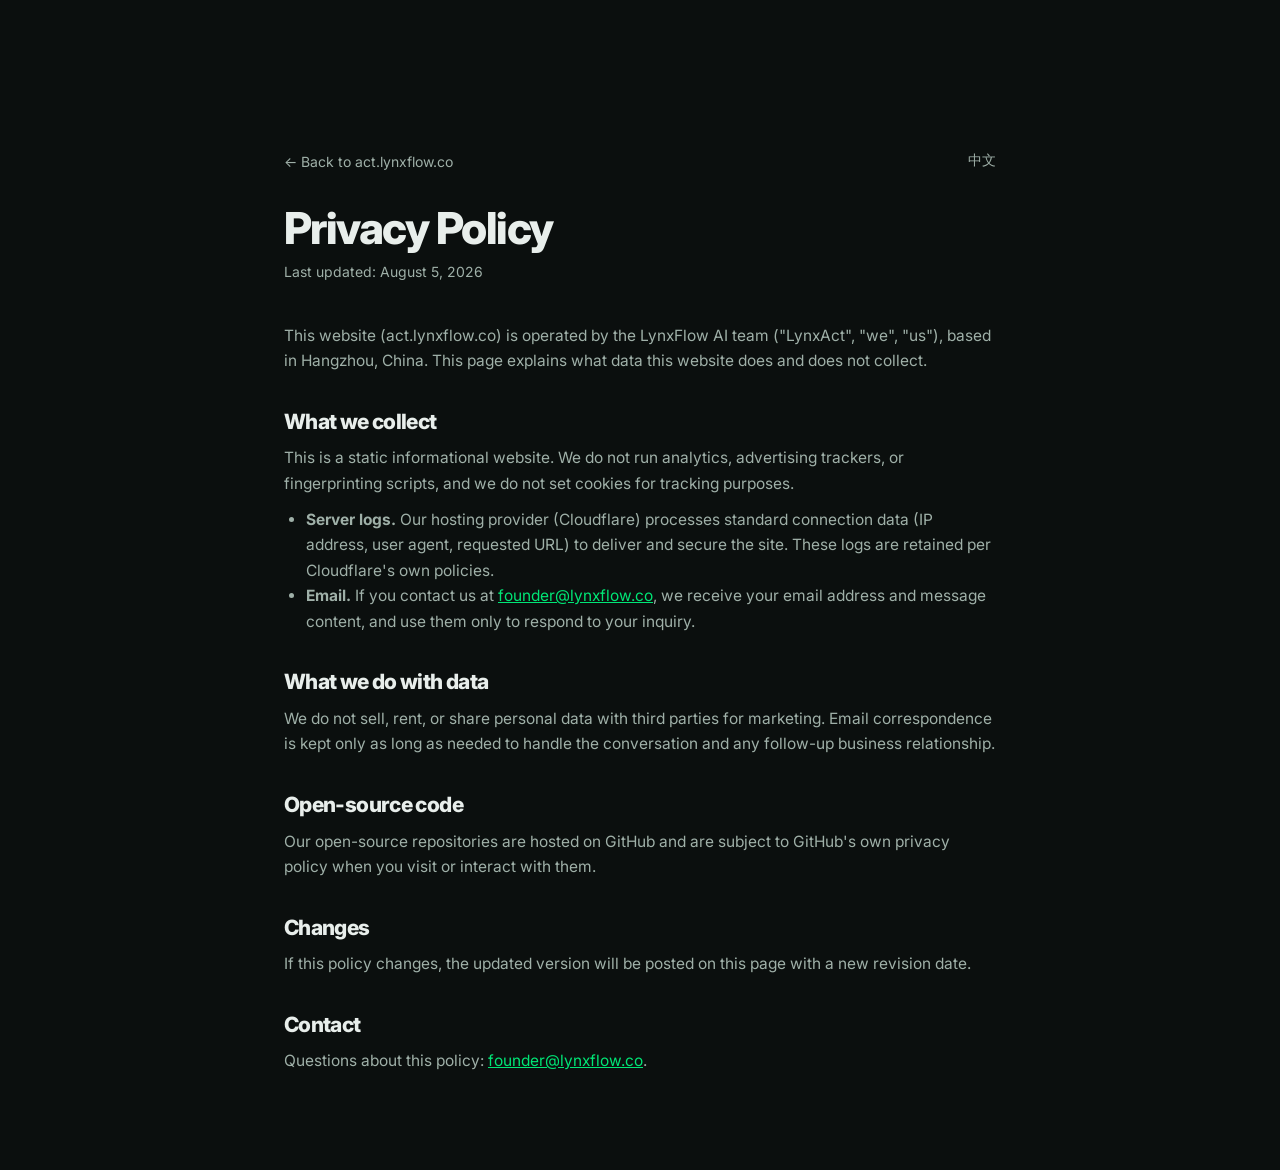
<file: privacy.html>
<!DOCTYPE html>
<html lang="en">
<head>
  <meta charset="UTF-8">
  <meta name="viewport" content="width=device-width, initial-scale=1.0">
  <meta name="theme-color" content="#0b0f0e">
  <meta name="color-scheme" content="dark">
  <title>Privacy Policy — LynxAct</title>
  <meta name="description" content="Privacy policy for the LynxAct website, operated by LynxFlow AI.">
  <link rel="canonical" href="https://act.lynxflow.co/privacy">
  <link rel="alternate" hreflang="en" href="https://act.lynxflow.co/privacy">
  <link rel="alternate" hreflang="zh-CN" href="https://act.lynxflow.co/zh/privacy">
  <link rel="alternate" hreflang="x-default" href="https://act.lynxflow.co/privacy">
  <link rel="icon" href="/favicon.svg" type="image/svg+xml">
  <link rel="preconnect" href="https://fonts.googleapis.com">
  <link rel="preconnect" href="https://fonts.gstatic.com" crossorigin>
  <link href="https://fonts.googleapis.com/css2?family=Inter:wght@400;500;600;700;800&display=swap" rel="stylesheet">
  <link rel="stylesheet" href="/css/style.css">
  <link rel="stylesheet" href="/css/legal.css">
</head>
<body>
  <main class="legal">
    <a class="lang-link" href="/zh/privacy.html" hreflang="zh-CN">中文</a>
    <a class="back" href="/">← Back to act.lynxflow.co</a>
    <h1>Privacy Policy</h1>
    <p class="updated">Last updated: August 5, 2026</p>

    <p>This website (act.lynxflow.co) is operated by the LynxFlow AI team
      ("LynxAct", "we", "us"), based in Hangzhou, China. This page
      explains what data this website does and does not collect.</p>

    <h2>What we collect</h2>
    <p>This is a static informational website. We do not run analytics, advertising
      trackers, or fingerprinting scripts, and we do not set cookies for tracking
      purposes.</p>
    <ul>
      <li><strong>Server logs.</strong> Our hosting provider (Cloudflare) processes
        standard connection data (IP address, user agent, requested URL) to deliver
        and secure the site. These logs are retained per Cloudflare's own policies.</li>
      <li><strong>Email.</strong> If you contact us at
        <a href="mailto:founder@lynxflow.co">founder@lynxflow.co</a>, we receive your
        email address and message content, and use them only to respond to your inquiry.</li>
    </ul>

    <h2>What we do with data</h2>
    <p>We do not sell, rent, or share personal data with third parties for marketing.
      Email correspondence is kept only as long as needed to handle the conversation
      and any follow-up business relationship.</p>

    <h2>Open-source code</h2>
    <p>Our open-source repositories are hosted on GitHub and are subject to
      GitHub's own privacy policy when you visit or interact with them.</p>

    <h2>Changes</h2>
    <p>If this policy changes, the updated version will be posted on this page with
      a new revision date.</p>

    <h2>Contact</h2>
    <p>Questions about this policy: <a href="mailto:founder@lynxflow.co">founder@lynxflow.co</a>.</p>
  </main>
</body>
</html>
</file>
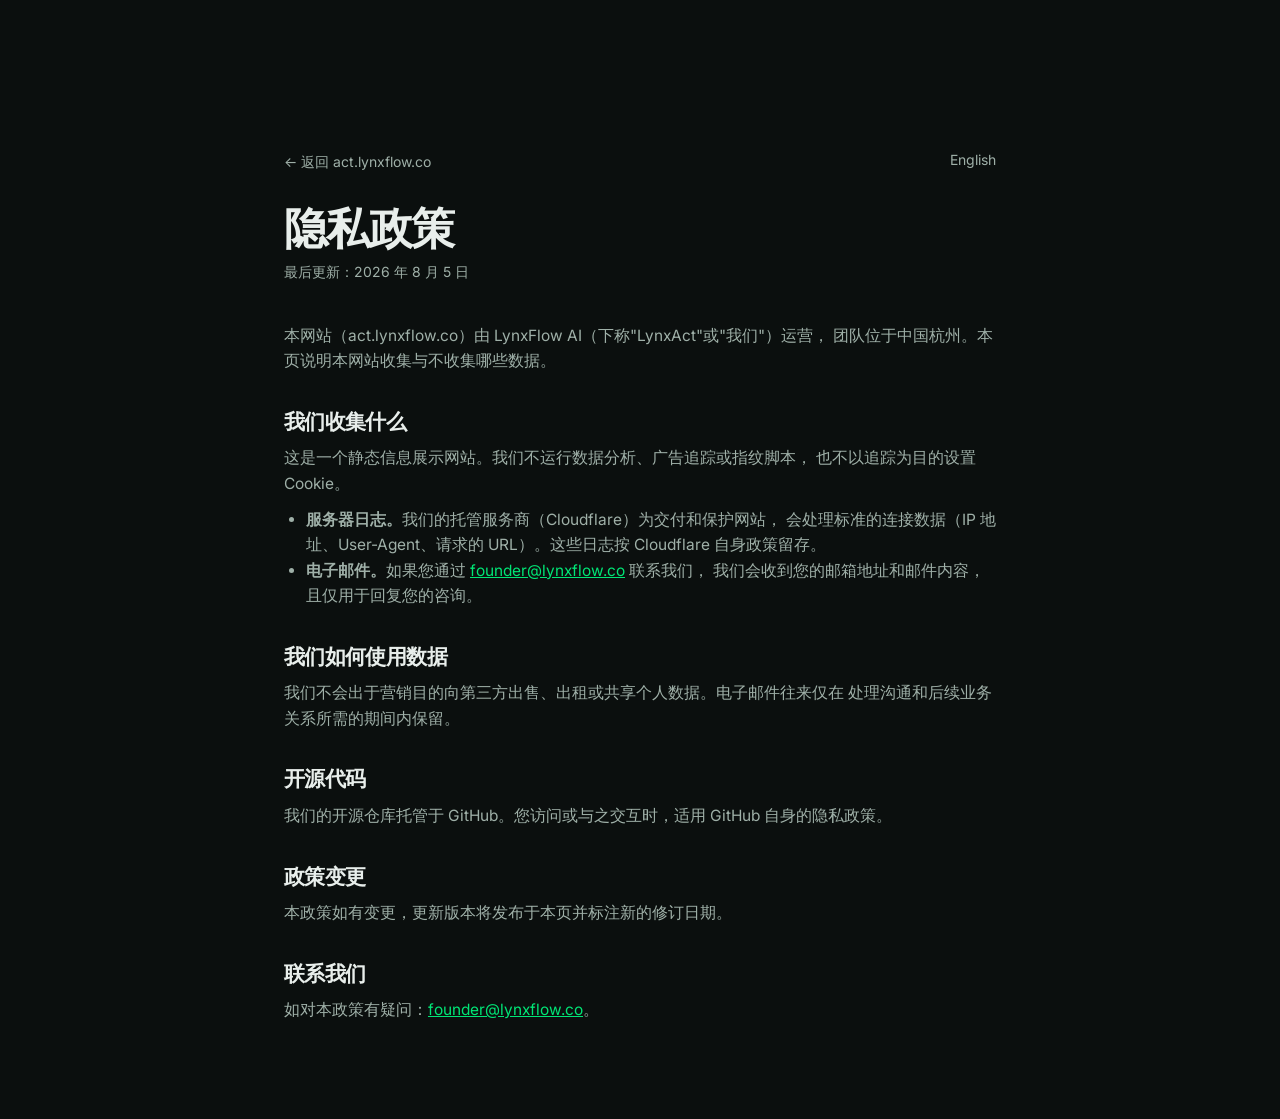
<file: zh/privacy.html>
<!DOCTYPE html>
<html lang="zh-CN">
<head>
  <meta charset="UTF-8">
  <meta name="viewport" content="width=device-width, initial-scale=1.0">
  <meta name="theme-color" content="#0b0f0e">
  <meta name="color-scheme" content="dark">
  <title>隐私政策 — LynxAct</title>
  <meta name="description" content="LynxAct 网站隐私政策，由 LynxFlow AI 运营。">
  <link rel="canonical" href="https://act.lynxflow.co/zh/privacy">
  <link rel="alternate" hreflang="en" href="https://act.lynxflow.co/privacy">
  <link rel="alternate" hreflang="zh-CN" href="https://act.lynxflow.co/zh/privacy">
  <link rel="alternate" hreflang="x-default" href="https://act.lynxflow.co/privacy">
  <link rel="icon" href="/favicon.svg" type="image/svg+xml">
  <link rel="preconnect" href="https://fonts.googleapis.com">
  <link rel="preconnect" href="https://fonts.gstatic.com" crossorigin>
  <link href="https://fonts.googleapis.com/css2?family=Inter:wght@400;500;600;700;800&display=swap" rel="stylesheet">
  <link rel="stylesheet" href="/css/style.css">
  <link rel="stylesheet" href="/css/legal.css">
</head>
<body>
  <main class="legal">
    <a class="lang-link" href="/privacy.html" hreflang="en">English</a>
    <a class="back" href="/zh/">← 返回 act.lynxflow.co</a>
    <h1>隐私政策</h1>
    <p class="updated">最后更新：2026 年 8 月 5 日</p>

    <p>本网站（act.lynxflow.co）由 LynxFlow AI（下称"LynxAct"或"我们"）运营，
      团队位于中国杭州。本页说明本网站收集与不收集哪些数据。</p>

    <h2>我们收集什么</h2>
    <p>这是一个静态信息展示网站。我们不运行数据分析、广告追踪或指纹脚本，
      也不以追踪为目的设置 Cookie。</p>
    <ul>
      <li><strong>服务器日志。</strong>我们的托管服务商（Cloudflare）为交付和保护网站，
        会处理标准的连接数据（IP 地址、User-Agent、请求的 URL）。这些日志按
        Cloudflare 自身政策留存。</li>
      <li><strong>电子邮件。</strong>如果您通过
        <a href="mailto:founder@lynxflow.co">founder@lynxflow.co</a> 联系我们，
        我们会收到您的邮箱地址和邮件内容，且仅用于回复您的咨询。</li>
    </ul>

    <h2>我们如何使用数据</h2>
    <p>我们不会出于营销目的向第三方出售、出租或共享个人数据。电子邮件往来仅在
      处理沟通和后续业务关系所需的期间内保留。</p>

    <h2>开源代码</h2>
    <p>我们的开源仓库托管于 GitHub。您访问或与之交互时，适用 GitHub 自身的隐私政策。</p>

    <h2>政策变更</h2>
    <p>本政策如有变更，更新版本将发布于本页并标注新的修订日期。</p>

    <h2>联系我们</h2>
    <p>如对本政策有疑问：<a href="mailto:founder@lynxflow.co">founder@lynxflow.co</a>。</p>
  </main>
</body>
</html>
</file>
<file: css/style.css>
/* LynxAct — dark pitch theme */
:root {
  --bg: #0b0f0e;
  --bg-alt: #0e1513;
  --surface: rgba(255, 255, 255, 0.04);
  --surface-border: rgba(255, 255, 255, 0.09);
  --text: #e8eeeb;
  --text-dim: #9fb0a8;
  --accent: #00e676;
  --accent-soft: rgba(0, 230, 118, 0.12);
  --pitch-line: rgba(0, 230, 118, 0.055);
  --radius: 14px;
  --font: "Inter", -apple-system, BlinkMacSystemFont, "Segoe UI", Roboto, "PingFang SC", "Hiragino Sans GB", "Microsoft YaHei", "Noto Sans CJK SC", "Helvetica Neue", Arial, sans-serif;
  --mono: "JetBrains Mono", ui-monospace, SFMono-Regular, Menlo, Consolas, monospace;
}

* { margin: 0; padding: 0; box-sizing: border-box; }

html { scroll-behavior: smooth; }

body {
  background: var(--bg);
  color: var(--text);
  font-family: var(--font);
  font-size: 16px;
  line-height: 1.65;
  -webkit-font-smoothing: antialiased;
  overflow-x: hidden;
}

::selection { background: var(--accent); color: #04140b; }

/* Skip link — keyboard a11y (WCAG 2.4.1 Bypass Blocks) */
.skip-link {
  position: absolute;
  left: -9999px;
  top: auto;
  z-index: 1000;
  padding: 0.6rem 1rem;
  background: var(--accent);
  color: #04140b;
  border-radius: 8px;
  font-weight: 600;
  text-decoration: none;
}
.skip-link:focus,
.skip-link:focus-visible {
  left: 1rem;
  top: 1rem;
}

/* High-contrast keyboard focus ring for every interactive element
   (WCAG 2.4.7 Focus Visible). The browser default outline is low-
   contrast on this dark theme; :where() keeps specificity 0 so it
   composes with per-component styles instead of overriding them. */
:where(a, button, .btn, .nav-cta, .lang-switch, .repo-card,
       .lang-link, .back, [tabindex]):focus-visible {
  outline: 2px solid var(--accent);
  outline-offset: 2px;
  border-radius: 6px;
}

.pitch-bg {
  position: fixed;
  inset: 0;
  width: 100%;
  height: 100%;
  color: var(--pitch-line);
  pointer-events: none;
  z-index: 0;
}

/* ---------- nav ---------- */
.nav {
  position: fixed;
  top: 0; left: 0; right: 0;
  z-index: 100;
  transition: background 0.3s ease, border-color 0.3s ease, backdrop-filter 0.3s ease;
  border-bottom: 1px solid transparent;
}
.nav.scrolled {
  background: rgba(11, 15, 14, 0.72);
  backdrop-filter: blur(14px);
  -webkit-backdrop-filter: blur(14px);
  border-bottom-color: var(--surface-border);
}
.nav-inner {
  max-width: 1120px;
  margin: 0 auto;
  padding: 16px 24px;
  display: flex;
  align-items: center;
  justify-content: space-between;
}
.brand {
  display: inline-flex;
  align-items: center;
  gap: 10px;
  color: var(--text);
  text-decoration: none;
  font-weight: 700;
  font-size: 19px;
  letter-spacing: -0.02em;
}
.brand em { font-style: normal; color: var(--accent); }
.brand-mark { width: 24px; height: 24px; color: var(--accent); flex: none; }
.nav-links { display: flex; align-items: center; gap: 26px; }
.nav-links a {
  color: var(--text-dim);
  text-decoration: none;
  font-size: 14.5px;
  font-weight: 500;
  transition: color 0.2s ease;
}
.nav-links a:hover { color: var(--text); }
.nav-cta {
  padding: 8px 16px;
  border: 1px solid var(--surface-border);
  border-radius: 999px;
  color: var(--text) !important;
  background: var(--surface);
  transition: border-color 0.2s ease, background 0.2s ease;
}
.nav-cta:hover { border-color: var(--accent); background: var(--accent-soft); }
.lang-switch {
  padding: 8px 14px;
  border-radius: 999px;
  color: var(--text-dim) !important;
  font-size: 13px !important;
  font-family: var(--mono);
  border: 1px solid transparent;
  transition: color 0.2s ease, border-color 0.2s ease;
}
.lang-switch:hover { color: var(--accent) !important; border-color: rgba(0, 230, 118, 0.35); }

/* ---------- hero ---------- */
.hero {
  position: relative;
  z-index: 1;
  padding: 168px 24px 96px;
}
.hero-inner { max-width: 880px; margin: 0 auto; }

/* 404 / error pages: full-viewport centered, no scroll-triggered reveal. */
.error-page {
  min-height: 100vh;
  display: flex;
  flex-direction: column;
  align-items: center;
  justify-content: center;
  padding: 64px 24px;
  text-align: center;
}
.error-page .hero-cta { justify-content: center; }
.eyebrow {
  font-family: var(--mono);
  font-size: 12.5px;
  font-weight: 600;
  letter-spacing: 0.14em;
  text-transform: uppercase;
  color: var(--accent);
  margin-bottom: 18px;
}
h1 {
  font-size: clamp(40px, 6.4vw, 68px);
  font-weight: 800;
  line-height: 1.06;
  letter-spacing: -0.035em;
  margin-bottom: 26px;
}
.accent {
  background: linear-gradient(92deg, var(--accent) 10%, #7dffb8 90%);
  -webkit-background-clip: text;
  background-clip: text;
  color: transparent;
}
.lede {
  font-size: clamp(17px, 2vw, 20px);
  color: var(--text-dim);
  max-width: 640px;
  margin-bottom: 38px;
}
.hero-cta { display: flex; gap: 14px; flex-wrap: wrap; margin-bottom: 64px; }
.btn {
  display: inline-flex;
  align-items: center;
  padding: 13px 26px;
  border-radius: 999px;
  font-size: 15px;
  font-weight: 600;
  text-decoration: none;
  transition: transform 0.18s ease, box-shadow 0.18s ease, background 0.18s ease, border-color 0.18s ease;
}
.btn:active { transform: translateY(1px); }
.btn-primary {
  background: var(--accent);
  color: #04140b;
  box-shadow: 0 0 0 0 rgba(0, 230, 118, 0.35);
}
.btn-primary:hover { box-shadow: 0 8px 32px 0 rgba(0, 230, 118, 0.28); transform: translateY(-1px); }
.btn-ghost {
  color: var(--text);
  border: 1px solid var(--surface-border);
  background: var(--surface);
}
.btn-ghost:hover { border-color: var(--accent); background: var(--accent-soft); }

.hero-stats {
  display: grid;
  grid-template-columns: repeat(3, minmax(0, 1fr));
  gap: 20px;
  max-width: 780px;
}
.hero-stats > div {
  padding: 20px 22px;
  background: var(--surface);
  border: 1px solid var(--surface-border);
  border-radius: var(--radius);
  backdrop-filter: blur(8px);
}
.hero-stats dt {
  font-size: 30px;
  font-weight: 800;
  letter-spacing: -0.03em;
  color: var(--accent);
  font-variant-numeric: tabular-nums;
}
.hero-stats dd { font-size: 13px; color: var(--text-dim); margin-top: 6px; line-height: 1.5; }

/* ---------- sections ---------- */
.section {
  position: relative;
  z-index: 1;
  max-width: 1120px;
  margin: 0 auto;
  padding: 88px 24px;
}
.section-alt {
  max-width: none;
  background: var(--bg-alt);
  border-top: 1px solid var(--surface-border);
  border-bottom: 1px solid var(--surface-border);
}
.section-alt > * { max-width: 1120px; margin-left: auto; margin-right: auto; }
.section-head { max-width: 720px; margin-bottom: 52px; }
.section-alt .section-head { max-width: 720px; }
h2 {
  font-size: clamp(30px, 4vw, 42px);
  font-weight: 800;
  letter-spacing: -0.03em;
  line-height: 1.12;
  margin-bottom: 16px;
}
.section-sub { color: var(--text-dim); font-size: 17px; }

/* product cards */
.cards {
  display: grid;
  grid-template-columns: repeat(3, minmax(0, 1fr));
  gap: 22px;
}
.card {
  padding: 30px 28px;
  background: var(--surface);
  border: 1px solid var(--surface-border);
  border-radius: var(--radius);
  transition: transform 0.2s ease, border-color 0.2s ease, background 0.2s ease;
}
.card:hover { transform: translateY(-3px); border-color: rgba(0, 230, 118, 0.35); background: rgba(0, 230, 118, 0.05); }
.card-icon {
  width: 46px; height: 46px;
  display: grid; place-items: center;
  border-radius: 12px;
  background: var(--accent-soft);
  color: var(--accent);
  margin-bottom: 20px;
}
.card-icon svg { width: 24px; height: 24px; }
.card h3 { font-size: 20px; font-weight: 700; letter-spacing: -0.02em; margin-bottom: 12px; }
.card p { color: var(--text-dim); font-size: 15px; }
.card-tag {
  margin-top: 18px;
  font-family: var(--mono);
  font-size: 12px !important;
  color: var(--accent) !important;
  letter-spacing: 0.02em;
}

/* metrics */
.metric-grid {
  display: grid;
  grid-template-columns: repeat(2, minmax(0, 1fr));
  gap: 22px;
  margin-bottom: 56px;
}
.metric {
  padding: 28px 30px;
  background: var(--surface);
  border: 1px solid var(--surface-border);
  border-radius: var(--radius);
  display: flex;
  flex-direction: column;
  gap: 10px;
}
.metric-num {
  font-size: 40px;
  font-weight: 800;
  letter-spacing: -0.03em;
  color: var(--accent);
  font-variant-numeric: tabular-nums;
}
.metric-num .unit { font-size: 20px; margin-left: 2px; }
.metric-label { color: var(--text-dim); font-size: 14.5px; line-height: 1.55; }

/* pipeline */
.pipeline {
  display: flex;
  align-items: center;
  flex-wrap: wrap;
  gap: 10px 12px;
  padding: 24px 26px;
  background: var(--surface);
  border: 1px solid var(--surface-border);
  border-radius: var(--radius);
  font-family: var(--mono);
  font-size: 13px;
}
.pipe-step {
  display: inline-flex;
  align-items: center;
  gap: 9px;
  color: var(--text-dim);
  white-space: nowrap;
}
.pipe-dot { width: 7px; height: 7px; border-radius: 50%; background: var(--accent); flex: none; }
.pipe-final { color: var(--accent); font-weight: 600; }
.pipe-arrow { color: rgba(255, 255, 255, 0.22); }

/* demo */
.demo-grid {
  display: grid;
  grid-template-columns: repeat(2, minmax(0, 1fr));
  gap: 22px;
}
.demo-item {
  background: var(--surface);
  border: 1px solid var(--surface-border);
  border-radius: var(--radius);
  overflow: hidden;
}
.demo-item img,
.demo-item video {
  display: block;
  width: 100%;
  aspect-ratio: 16 / 10;
  object-fit: cover;
  object-position: top;
  border-bottom: 1px solid var(--surface-border);
  background: #060a08;
}
.demo-item figcaption { padding: 20px 22px; color: var(--text-dim); font-size: 14.5px; }
.demo-item figcaption strong { color: var(--text); display: block; margin-bottom: 4px; font-size: 15px; }

/* repos */
.repo-grid {
  display: grid;
  grid-template-columns: repeat(2, minmax(0, 1fr));
  gap: 22px;
}
.repo-card {
  display: block;
  padding: 26px 28px;
  background: var(--surface);
  border: 1px solid var(--surface-border);
  border-radius: var(--radius);
  text-decoration: none;
  color: inherit;
  transition: transform 0.2s ease, border-color 0.2s ease, background 0.2s ease;
}
.repo-card:hover { transform: translateY(-3px); border-color: rgba(0, 230, 118, 0.35); background: rgba(0, 230, 118, 0.05); }
.repo-head { display: flex; align-items: center; gap: 10px; margin-bottom: 14px; color: var(--accent); }
.repo-name { font-family: var(--mono); font-size: 16px; font-weight: 600; color: var(--text); }
.repo-license {
  margin-left: auto;
  font-family: var(--mono);
  font-size: 11px;
  color: var(--text-dim);
  border: 1px solid var(--surface-border);
  border-radius: 999px;
  padding: 3px 10px;
}
.repo-card p { color: var(--text-dim); font-size: 14.5px; }

/* company */
.company-grid {
  display: grid;
  grid-template-columns: 1.2fr 1fr;
  gap: 22px;
}
.company-card {
  padding: 32px 30px;
  background: var(--surface);
  border: 1px solid var(--surface-border);
  border-radius: var(--radius);
}
.company-card h3 { font-size: 19px; font-weight: 700; letter-spacing: -0.02em; margin-bottom: 6px; }
.company-cn { color: var(--text-dim); font-size: 14px; margin-bottom: 16px; }
.founder-name { color: var(--accent); font-size: 17px; font-weight: 600; margin-bottom: 4px; }
.founder-title { color: var(--text-dim); font-size: 13px; letter-spacing: 0.04em; text-transform: uppercase; margin-bottom: 14px; }
.company-card > p { color: var(--text-dim); font-size: 15px; }
.company-facts {
  margin-top: 24px;
  display: grid;
  grid-template-columns: repeat(2, minmax(0, 1fr));
  gap: 14px;
}
.company-facts dt {
  font-family: var(--mono);
  font-size: 11px;
  text-transform: uppercase;
  letter-spacing: 0.1em;
  color: var(--text-dim);
}
.company-facts dd { font-size: 14.5px; font-weight: 600; margin-top: 3px; }
.company-contact { margin-top: 20px; }
.company-contact a { color: var(--accent); text-decoration: none; border-bottom: 1px solid rgba(0, 230, 118, 0.35); }
.company-contact a:hover { border-bottom-color: var(--accent); }

/* footer */
.footer {
  position: relative;
  z-index: 1;
  border-top: 1px solid var(--surface-border);
  padding: 48px 24px 40px;
}
.footer-inner {
  max-width: 1120px;
  margin: 0 auto;
  display: flex;
  flex-direction: column;
  align-items: center;
  gap: 18px;
}
.footer-brand {
  display: inline-flex;
  align-items: center;
  gap: 10px;
  font-weight: 700;
  font-size: 17px;
}
.footer-brand em { font-style: normal; color: var(--accent); }
.footer-links { display: flex; gap: 26px; }
.footer-links a { color: var(--text-dim); text-decoration: none; font-size: 14px; transition: color 0.2s ease; }
.footer-links a:hover { color: var(--text); }
.footer-legal { color: rgba(159, 176, 168, 0.6); font-size: 13px; }

/* reveal on scroll */
.reveal {
  opacity: 0;
  transform: translateY(18px);
  transition: opacity 0.6s ease, transform 0.6s ease;
}
.reveal.visible { opacity: 1; transform: none; }
@media (prefers-reduced-motion: reduce) {
  .reveal { opacity: 1; transform: none; transition: none; }
  html { scroll-behavior: auto; }
}

/* responsive */
@media (max-width: 900px) {
  .cards, .demo-grid, .repo-grid, .company-grid { grid-template-columns: 1fr; }
  .metric-grid { grid-template-columns: 1fr 1fr; }
  .nav-links a:not(.nav-cta):not(.lang-switch) { display: none; }
}
@media (max-width: 620px) {
  .hero { padding-top: 132px; }
  .hero-stats { grid-template-columns: 1fr; }
  .metric-grid { grid-template-columns: 1fr; }
  .pipe-arrow { display: none; }
  .pipeline { flex-direction: column; align-items: flex-start; }
}
</file>
<file: css/legal.css>
/* LynxAct — legal/privacy page layout */
.legal { position: relative; z-index: 1; max-width: 760px; margin: 0 auto; padding: 148px 24px 96px; }
.legal h1 { font-size: clamp(30px, 4.5vw, 44px); margin-bottom: 8px; }
.legal .updated { color: var(--text-dim); font-size: 14px; margin-bottom: 40px; }
.legal h2 { font-size: 21px; margin: 36px 0 12px; }
.legal p, .legal li { color: var(--text-dim); font-size: 15.5px; }
.legal ul { padding-left: 22px; margin-top: 10px; }
.legal a { color: var(--accent); }
.legal .back { display: inline-block; margin-bottom: 32px; color: var(--text-dim); text-decoration: none; font-size: 14px; }
.legal .back:hover { color: var(--text); }
.legal .lang-link { float: right; color: var(--text-dim); text-decoration: none; font-size: 14px; }
.legal .lang-link:hover { color: var(--accent); }
</file>
